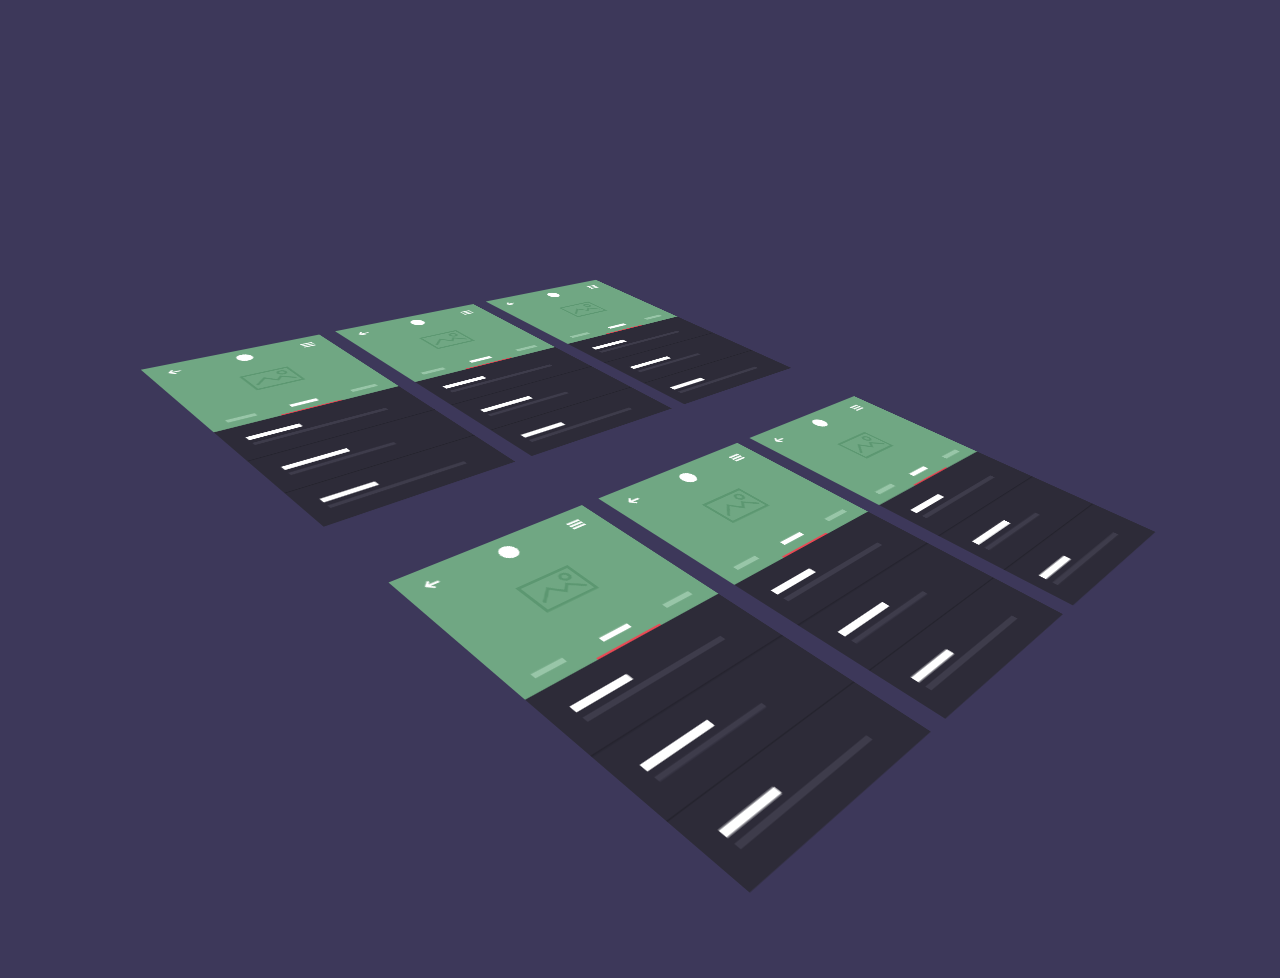
<file: 3Dcard/index.html>
<!DOCTYPE html>
<html lang="en">
<head>
	<meta charset="UTF-8">
	<title>Card</title>
	<link rel="stylesheet" href="style.css">
	<script
  src="https://code.jquery.com/jquery-3.3.1.min.js"
  integrity="sha256-FgpCb/KJQlLNfOu91ta32o/NMZxltwRo8QtmkMRdAu8="
  crossorigin="anonymous"></script>
</head>
<body>
<div class="section">
  <div class="container">
    <div class="card"><img src="img/cd-app-image.png" alt=""></div>
    <div class="card"><img src="img/cd-app-image.png" alt=""></div>
    <div class="card"><img src="img/cd-app-image.png" alt=""></div>
    <div class="card"><img src="img/cd-app-image.png" alt=""></div>
    <div class="card"><img src="img/cd-app-image.png" alt=""></div>
    <div class="card"><img src="img/cd-app-image.png" alt=""></div>
  </div>
</div>	
</body>
<script src="script.js"></script>
</html>
</file>
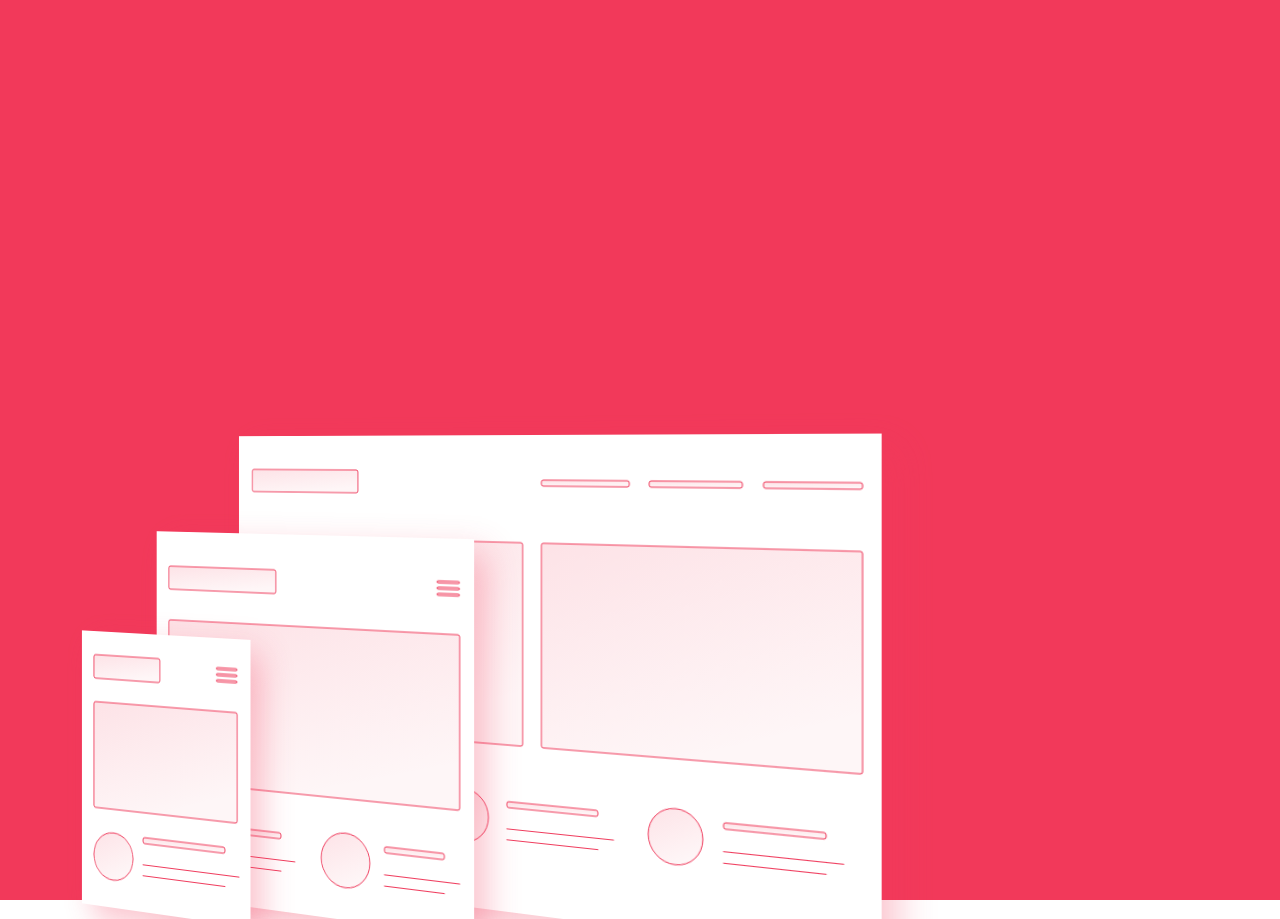
<file: transformation-block/index.html>
<!DOCTYPE html>
<html lang="en">
<head>
	<meta charset="UTF-8">
	<title>Block transformation</title>
	<link rel="stylesheet" href="style.css">
</head>
<body>
	<div class="section">
		<div class="phone"></div>
		<div class="tablet"></div>
		<div class="desctop"></div>
		<h1 class="heading">Hi there!</h1>
	</div>
</body>
</html>
</file>
<file: 3Dcard/style.css>
body {
  margin: 0;
  background-color: #3d385a;
}
.section  {
  perspective: 1000px;
}
.container {
  width: 680px;
  margin: auto;
  display: flex;
  flex-wrap: wrap;
  justify-content: center;
  align-items: center;
  height: 100vh;
  transition: 1s;
  transform: rotateX(55deg) rotateZ(-45deg) rotateY(10deg);
  transform-style: preserve-3d;
}
.container-origin {
  transform: rotate(0);
}
img {
  max-width: 100%;
}
.card {
  width: 200px;
  margin: 10px;
  transition: 0.3s;
}
.card:hover {
  cursor: pointer;
  transform: translateZ(10px);
}
</file>
<file: transformation-block/style.css>
body{
	margin: 0;
	font-family: sans-serif;
}
.section{
	background-color: #f2395a;
	color: #fff;
	height: 100vh;
	display: -webkit-flex;
	display: -moz-flex;
	display: -ms-flex;
	display: -o-flex;
	display: flex;
	justify-content: center;
	align-items: center;
	position: relative;
	perspective: 1000px;
}
.heading{
	margin-left: 20%;
}
.phone,
.tablet,
.desctop{
	position: absolute;
	background-color: #fff;
	box-shadow: 13px 13px 32px 0 rgba(242, 57, 90, .3);
	transition: 1s;
	transform: translateY(100%);
}
.section:hover .phone,
.section:hover .tablet,
.section:hover .desctop{
	transform: translateY(15px) rotateY(-15deg);
}
.phone{
	width: 200px;
	height: 280px;
	left: 5%;
	bottom: 0;
	background: #fff url('img/mobile.svg') center no-repeat;
	z-index: 3;
	transition-delay: 0.2s;
}
.tablet{
	width: 360px;
	height: 380px;
	background: #fff url('img/tablet.svg') center no-repeat;
	bottom: 0;
	left: 10%;
	z-index: 1;
	transition-delay: 0.4s;
}
.desctop{
	width: 680px;
	height: 480px;
	background: #fff url('img/desktop.svg') center no-repeat;
	bottom: 0;
	left: 15%;
	transition-delay: 0.6s;
}
</file>
